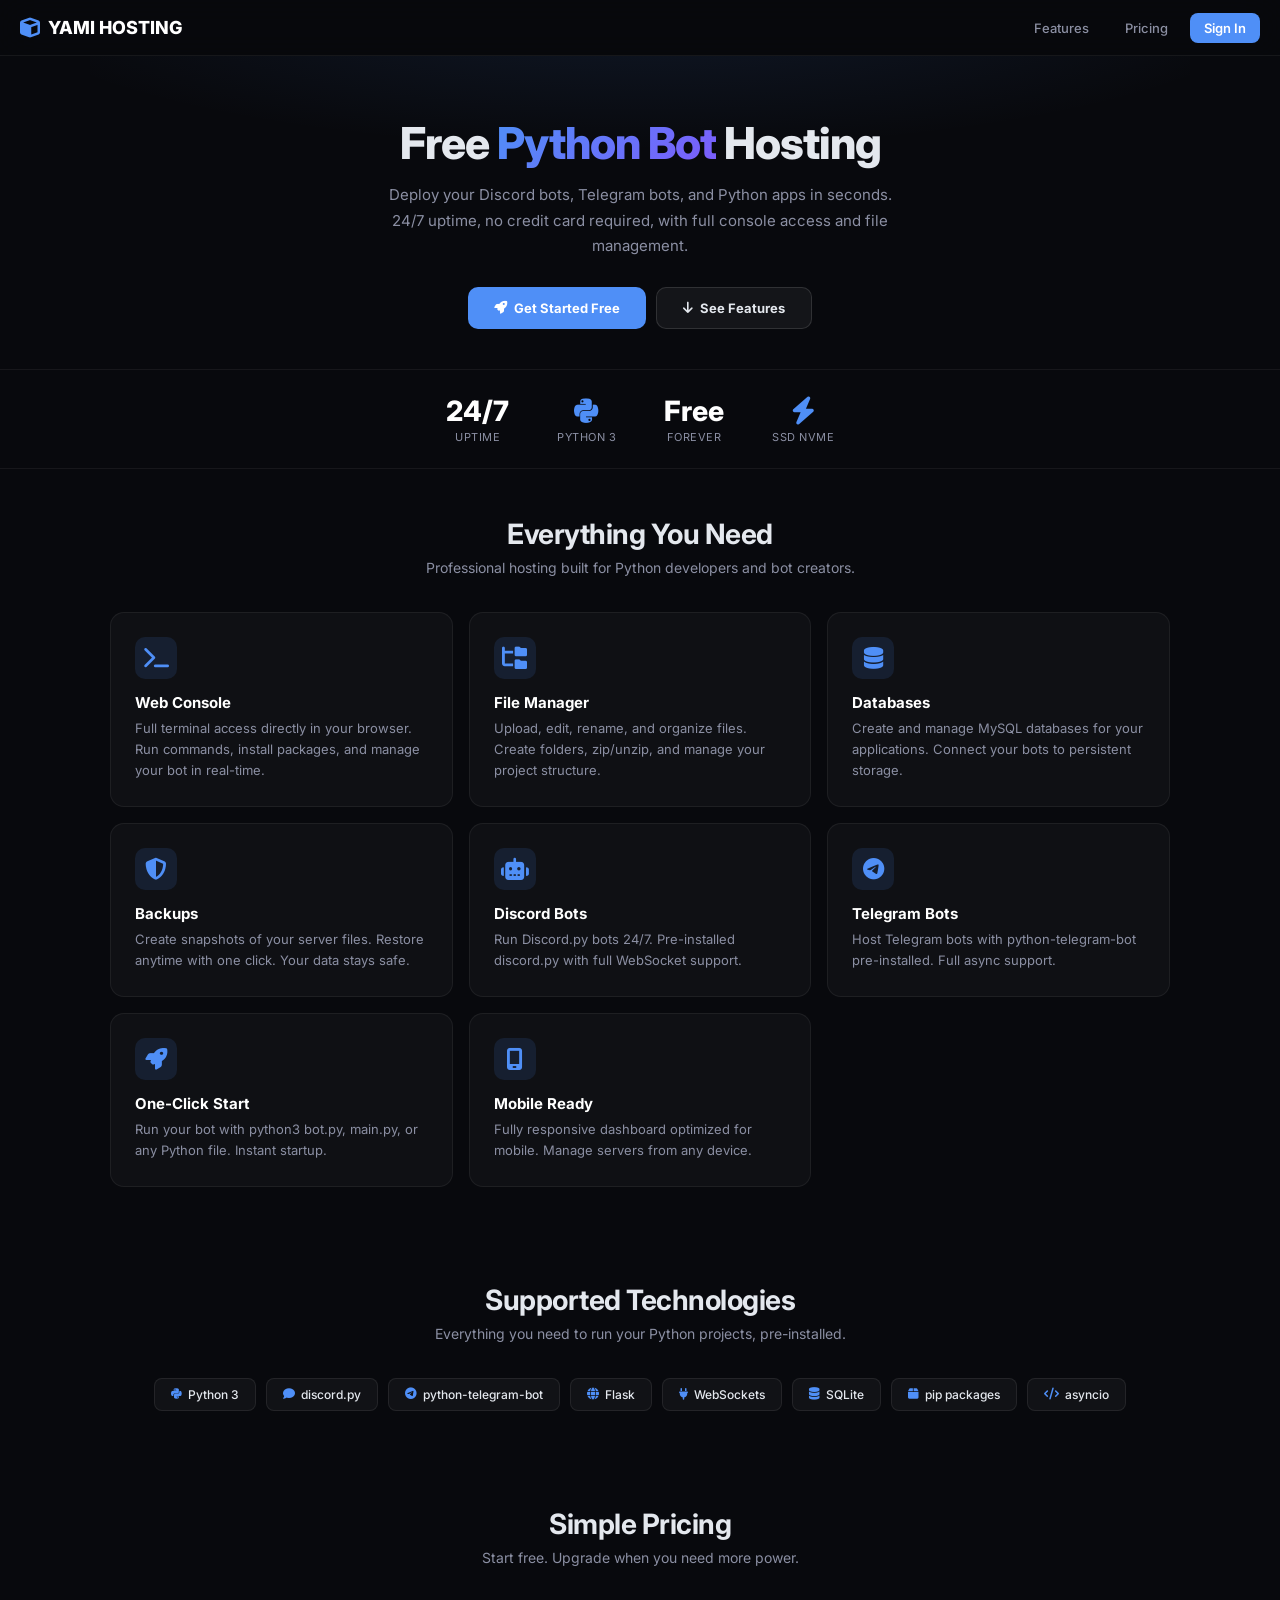
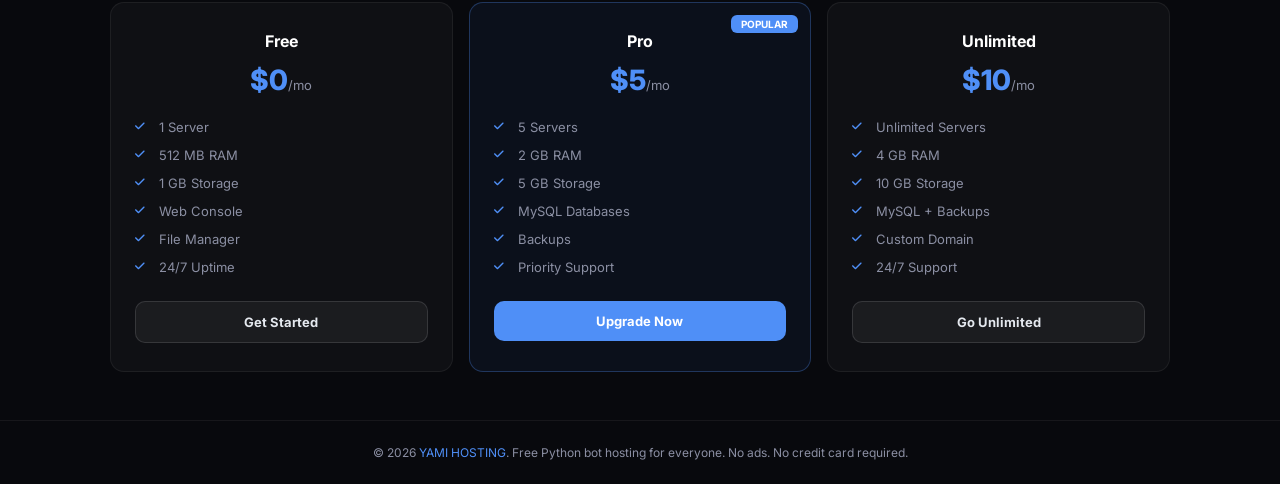
<file: templates/index.html>
<!DOCTYPE html>
<html lang="en">
<head>
    <meta charset="utf-8">
    <meta name="viewport" content="width=device-width, initial-scale=1.0, maximum-scale=1.0, user-scalable=no, viewport-fit=cover">
    <title>YAMI HOSTING - Free Python Bot Hosting</title>
    <link rel="stylesheet" href="https://cdnjs.cloudflare.com/ajax/libs/font-awesome/6.5.1/css/all.min.css">
    <style>
        @import url('https://fonts.googleapis.com/css2?family=Inter:wght@400;500;600;700;800&display=swap');
        *{margin:0;padding:0;box-sizing:border-box}html{scroll-behavior:smooth}
        body{font-family:'Inter',-apple-system,sans-serif;background:#08090d;color:#e4e8ee;min-height:100vh;min-height:100dvh}
        nav{position:sticky;top:0;z-index:100;background:rgba(8,9,13,0.92);backdrop-filter:blur(20px);-webkit-backdrop-filter:blur(20px);border-bottom:1px solid rgba(255,255,255,0.06);padding:0 20px;height:56px;display:flex;align-items:center;justify-content:space-between}
        nav .brand{font-size:18px;font-weight:800;color:#fff;display:flex;align-items:center;gap:8px}
        nav .brand i{color:#4f8ff7;font-size:20px}
        nav .nav-links{display:flex;gap:8px;align-items:center}
        nav .nav-links a{color:#8b8fa3;text-decoration:none;font-size:13px;font-weight:500;padding:7px 14px;border-radius:8px;transition:all .15s}
        nav .nav-links a:hover{color:#e4e8ee;background:rgba(255,255,255,0.06)}
        nav .nav-links .btn-sign{background:#4f8ff7;color:#fff;font-weight:600}
        .hero{padding:60px 20px 40px;text-align:center;background:radial-gradient(ellipse 60% 50% at 50% -20%,rgba(79,143,247,0.12),transparent)}
        .hero h1{font-size:clamp(28px,5vw,44px);font-weight:800;letter-spacing:-1px;margin-bottom:12px}
        .hero h1 span{background:linear-gradient(135deg,#4f8ff7,#7c5cfc);-webkit-background-clip:text;-webkit-text-fill-color:transparent}
        .hero p{color:#8b8fa3;font-size:15px;max-width:520px;margin:0 auto 28px;line-height:1.7}
        .hero .hero-btns{display:flex;gap:10px;justify-content:center;flex-wrap:wrap}
        .btn{padding:12px 26px;border-radius:10px;font-weight:700;font-size:13px;cursor:pointer;text-decoration:none;display:inline-flex;align-items:center;gap:7px;transition:all .15s;font-family:inherit;border:none}
        .btn-primary{background:#4f8ff7;color:#fff}.btn-primary:hover{opacity:0.9;transform:translateY(-1px)}
        .btn-outline{background:rgba(255,255,255,0.05);color:#e4e8ee;border:1px solid rgba(255,255,255,0.12)}
        .btn-outline:hover{background:rgba(255,255,255,0.10)}
        .stats-bar{display:flex;justify-content:center;gap:clamp(16px,4vw,48px);padding:24px 20px;border-top:1px solid rgba(255,255,255,0.06);border-bottom:1px solid rgba(255,255,255,0.06);flex-wrap:wrap}
        .stats-bar .stat{text-align:center}.stats-bar .stat .num{font-size:clamp(20px,3vw,28px);font-weight:800;color:#fff}
        .stats-bar .stat .lbl{font-size:11px;color:#8b8fa3;margin-top:2px;text-transform:uppercase;letter-spacing:0.5px}
        section{padding:48px 20px;max-width:1100px;margin:0 auto}
        section h2{font-size:clamp(22px,3.5vw,28px);font-weight:700;text-align:center;margin-bottom:8px;letter-spacing:-0.5px}
        section .sub{color:#8b8fa3;text-align:center;font-size:14px;margin-bottom:36px}
        .features-grid{display:grid;grid-template-columns:repeat(auto-fit,minmax(280px,1fr));gap:16px}
        .feat-card{background:rgba(255,255,255,0.03);border:1px solid rgba(255,255,255,0.06);border-radius:14px;padding:24px;transition:all .2s}
        .feat-card:hover{background:rgba(255,255,255,0.05)}
        .feat-card .fc-icon{font-size:22px;color:#4f8ff7;margin-bottom:14px;width:42px;height:42px;display:flex;align-items:center;justify-content:center;background:rgba(79,143,247,0.12);border-radius:10px}
        .feat-card h3{font-size:15px;font-weight:700;margin-bottom:6px;color:#fff}
        .feat-card p{font-size:13px;color:#8b8fa3;line-height:1.65}
        .plans-grid{display:grid;grid-template-columns:repeat(auto-fit,minmax(260px,1fr));gap:16px}
        .plan-card{background:rgba(255,255,255,0.03);border:1px solid rgba(255,255,255,0.06);border-radius:14px;padding:28px 24px;text-align:center;position:relative}
        .plan-card.popular{border-color:rgba(79,143,247,0.3);background:rgba(79,143,247,0.06)}
        .plan-card.popular::before{content:'POPULAR';position:absolute;top:12px;right:12px;background:#4f8ff7;color:#fff;font-size:10px;font-weight:700;padding:3px 10px;border-radius:6px}
        .plan-card h3{font-size:16px;font-weight:700;color:#fff}
        .plan-card .price{font-size:28px;font-weight:800;color:#4f8ff7;margin:12px 0 4px}
        .plan-card .price span{font-size:13px;font-weight:400;color:#8b8fa3}
        .plan-card .plan-feats{list-style:none;margin:16px 0 20px;text-align:left}
        .plan-card .plan-feats li{font-size:13px;color:#8b8fa3;padding:6px 0;display:flex;align-items:center;gap:8px}
        .plan-card .plan-feats li i{color:#4f8ff7;font-size:11px;width:16px}
        .plan-card .btn{width:100%;justify-content:center}
        .tech-list{display:flex;flex-wrap:wrap;justify-content:center;gap:10px}
        .tech-tag{padding:8px 16px;background:rgba(255,255,255,0.04);border:1px solid rgba(255,255,255,0.08);border-radius:8px;font-size:12px;font-weight:500;color:#e4e8ee;display:flex;align-items:center;gap:6px}
        .tech-tag i{color:#4f8ff7}
        footer{border-top:1px solid rgba(255,255,255,0.06);padding:24px 20px;text-align:center}
        footer p{color:#8b8fa3;font-size:12px}footer a{color:#4f8ff7;text-decoration:none}
        @media(max-width:600px){nav{padding:0 14px}.hero{padding:40px 14px 30px}section{padding:36px 14px}}
    </style>
</head>
<body>
<nav><div class="brand"><i class="fas fa-cube"></i> YAMI HOSTING</div><div class="nav-links"><a href="#features">Features</a><a href="#pricing">Pricing</a><a href="/login" class="btn-sign">Sign In</a></div></nav>
<section class="hero"><h1>Free <span>Python Bot</span> Hosting</h1><p>Deploy your Discord bots, Telegram bots, and Python apps in seconds. 24/7 uptime, no credit card required, with full console access and file management.</p><div class="hero-btns"><a href="/signup" class="btn btn-primary"><i class="fas fa-rocket"></i> Get Started Free</a><a href="#features" class="btn btn-outline"><i class="fas fa-arrow-down"></i> See Features</a></div></section>
<div class="stats-bar"><div class="stat"><div class="num">24/7</div><div class="lbl">Uptime</div></div><div class="stat"><div class="num"><i class="fab fa-python" style="color:#4f8ff7"></i></div><div class="lbl">Python 3</div></div><div class="stat"><div class="num">Free</div><div class="lbl">Forever</div></div><div class="stat"><div class="num"><i class="fas fa-bolt" style="color:#4f8ff7"></i></div><div class="lbl">SSD NVMe</div></div></div>
<section id="features"><h2>Everything You Need</h2><p class="sub">Professional hosting built for Python developers and bot creators.</p><div class="features-grid">
<div class="feat-card"><div class="fc-icon"><i class="fas fa-terminal"></i></div><h3>Web Console</h3><p>Full terminal access directly in your browser. Run commands, install packages, and manage your bot in real-time.</p></div>
<div class="feat-card"><div class="fc-icon"><i class="fas fa-folder-tree"></i></div><h3>File Manager</h3><p>Upload, edit, rename, and organize files. Create folders, zip/unzip, and manage your project structure.</p></div>
<div class="feat-card"><div class="fc-icon"><i class="fas fa-database"></i></div><h3>Databases</h3><p>Create and manage MySQL databases for your applications. Connect your bots to persistent storage.</p></div>
<div class="feat-card"><div class="fc-icon"><i class="fas fa-shield-halved"></i></div><h3>Backups</h3><p>Create snapshots of your server files. Restore anytime with one click. Your data stays safe.</p></div>
<div class="feat-card"><div class="fc-icon"><i class="fas fa-robot"></i></div><h3>Discord Bots</h3><p>Run Discord.py bots 24/7. Pre-installed discord.py with full WebSocket support.</p></div>
<div class="feat-card"><div class="fc-icon"><i class="fab fa-telegram"></i></div><h3>Telegram Bots</h3><p>Host Telegram bots with python-telegram-bot pre-installed. Full async support.</p></div>
<div class="feat-card"><div class="fc-icon"><i class="fas fa-rocket"></i></div><h3>One-Click Start</h3><p>Run your bot with python3 bot.py, main.py, or any Python file. Instant startup.</p></div>
<div class="feat-card"><div class="fc-icon"><i class="fas fa-mobile-screen"></i></div><h3>Mobile Ready</h3><p>Fully responsive dashboard optimized for mobile. Manage servers from any device.</p></div>
</div></section>
<section id="tech"><h2>Supported Technologies</h2><p class="sub">Everything you need to run your Python projects, pre-installed.</p><div class="tech-list">
<div class="tech-tag"><i class="fab fa-python"></i> Python 3</div><div class="tech-tag"><i class="fas fa-comment"></i> discord.py</div><div class="tech-tag"><i class="fab fa-telegram"></i> python-telegram-bot</div><div class="tech-tag"><i class="fas fa-globe"></i> Flask</div><div class="tech-tag"><i class="fas fa-plug"></i> WebSockets</div><div class="tech-tag"><i class="fas fa-database"></i> SQLite</div><div class="tech-tag"><i class="fas fa-box"></i> pip packages</div><div class="tech-tag"><i class="fas fa-code"></i> asyncio</div>
</div></section>
<section id="pricing"><h2>Simple Pricing</h2><p class="sub">Start free. Upgrade when you need more power.</p><div class="plans-grid">
<div class="plan-card"><h3>Free</h3><div class="price">$0<span>/mo</span></div><ul class="plan-feats"><li><i class="fas fa-check"></i> 1 Server</li><li><i class="fas fa-check"></i> 512 MB RAM</li><li><i class="fas fa-check"></i> 1 GB Storage</li><li><i class="fas fa-check"></i> Web Console</li><li><i class="fas fa-check"></i> File Manager</li><li><i class="fas fa-check"></i> 24/7 Uptime</li></ul><a href="/signup" class="btn btn-outline">Get Started</a></div>
<div class="plan-card popular"><h3>Pro</h3><div class="price">$5<span>/mo</span></div><ul class="plan-feats"><li><i class="fas fa-check"></i> 5 Servers</li><li><i class="fas fa-check"></i> 2 GB RAM</li><li><i class="fas fa-check"></i> 5 GB Storage</li><li><i class="fas fa-check"></i> MySQL Databases</li><li><i class="fas fa-check"></i> Backups</li><li><i class="fas fa-check"></i> Priority Support</li></ul><a href="/signup" class="btn btn-primary">Upgrade Now</a></div>
<div class="plan-card"><h3>Unlimited</h3><div class="price">$10<span>/mo</span></div><ul class="plan-feats"><li><i class="fas fa-check"></i> Unlimited Servers</li><li><i class="fas fa-check"></i> 4 GB RAM</li><li><i class="fas fa-check"></i> 10 GB Storage</li><li><i class="fas fa-check"></i> MySQL + Backups</li><li><i class="fas fa-check"></i> Custom Domain</li><li><i class="fas fa-check"></i> 24/7 Support</li></ul><a href="/signup" class="btn btn-outline">Go Unlimited</a></div>
</div></section>
<footer><p>&copy; 2026 <a href="/">YAMI HOSTING</a>. Free Python bot hosting for everyone. No ads. No credit card required.</p></footer>
</body></html>
</file>
